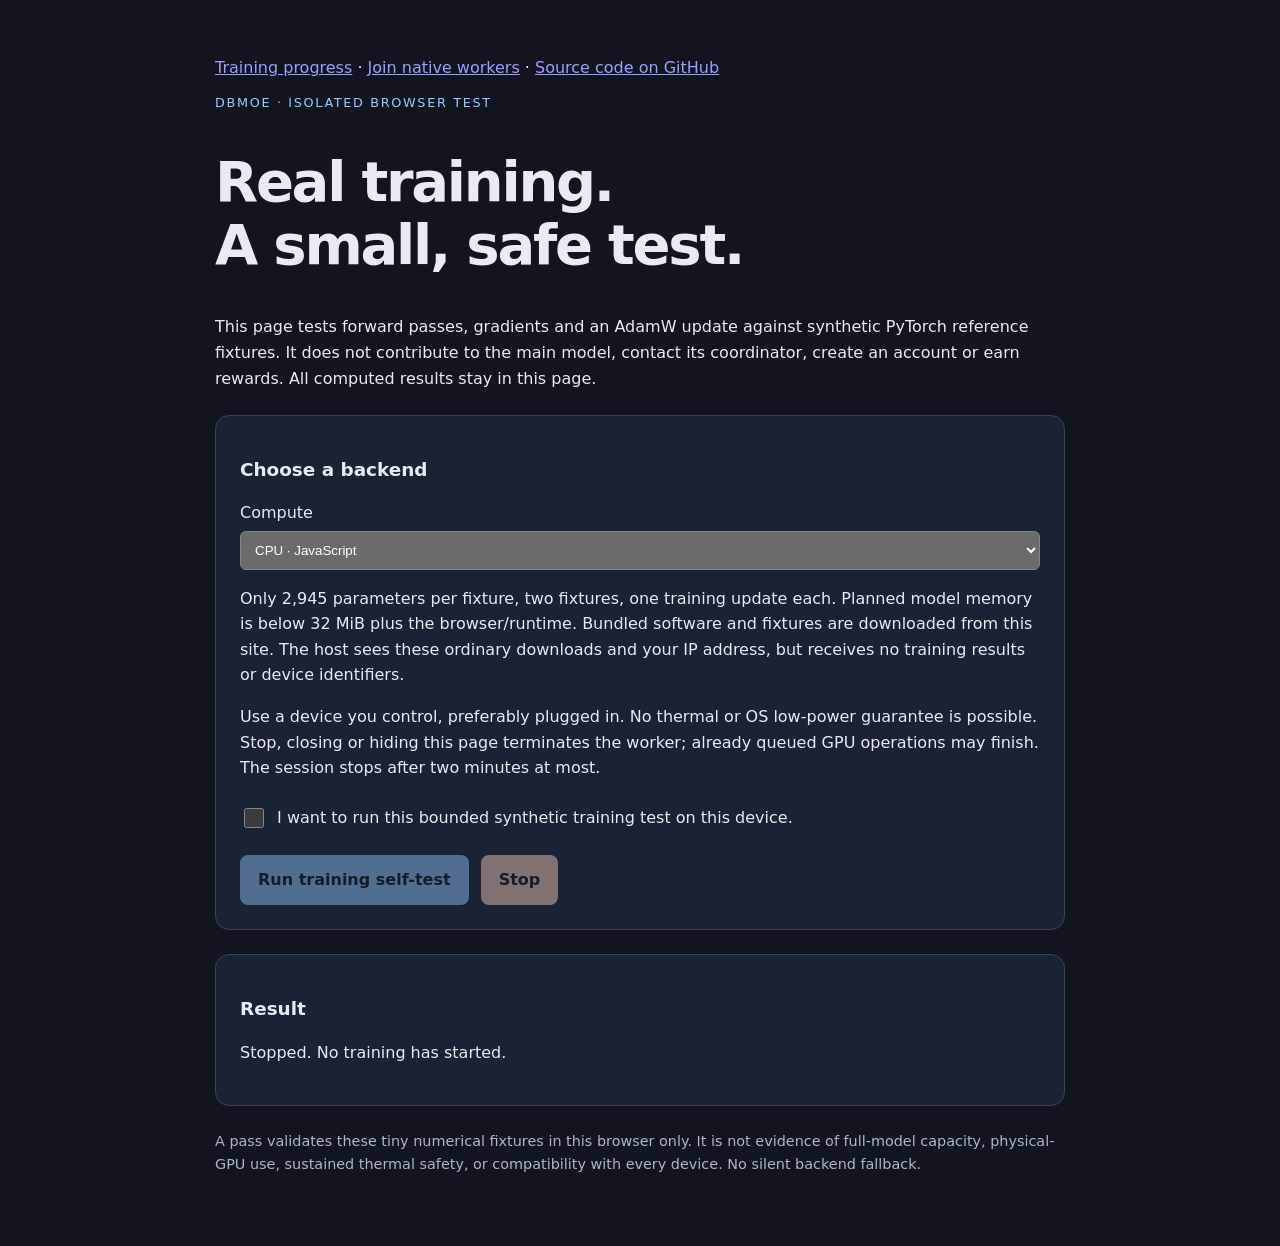
<file: web/browser-selftest/index.html>
<!doctype html><html lang="en"><meta charset="utf-8"><meta name="viewport" content="width=device-width,initial-scale=1"><meta name="robots" content="noindex,nofollow"><meta http-equiv="Content-Security-Policy" content="default-src 'self'; script-src 'self' 'wasm-unsafe-eval'; style-src 'self'; connect-src 'self'; worker-src 'self'; object-src 'none'; base-uri 'none'"><title>DBMoE browser training self-test</title><link rel="stylesheet" href="style.css"><main>
<nav aria-label="DBMoE pages"><a href="https://codex.opentransformers.online/dbmoe/progress">Training progress</a> · <a href="https://codex.opentransformers.online/dbmoe/">Join native workers</a> · <a href="https://github.com/Marxist-Leninist/dbmoe">Source code on GitHub</a></nav><p class="eyebrow">DBMoE · isolated browser test</p><h1>Real training.<br>A small, safe test.</h1>
<p>This page tests forward passes, gradients and an AdamW update against synthetic PyTorch reference fixtures. It does not contribute to the main model, contact its coordinator, create an account or earn rewards. All computed results stay in this page.</p>
<section><h2>Choose a backend</h2><label>Compute<select id="backend"><option value="cpu">CPU · JavaScript</option><option value="wasm">CPU · single-threaded WebAssembly</option><option value="webgpu">GPU · WebGPU (experimental)</option></select></label>
<p>Only 2,945 parameters per fixture, two fixtures, one training update each. Planned model memory is below 32 MiB plus the browser/runtime. Bundled software and fixtures are downloaded from this site. The host sees these ordinary downloads and your IP address, but receives no training results or device identifiers.</p>
<p>Use a device you control, preferably plugged in. No thermal or OS low-power guarantee is possible. Stop, closing or hiding this page terminates the worker; already queued GPU operations may finish. The session stops after two minutes at most.</p>
<label class="consent"><input type="checkbox" id="consent"> I want to run this bounded synthetic training test on this device.</label>
<div class="actions"><button id="start" disabled>Run training self-test</button><button id="stop" disabled>Stop</button></div></section>
<section aria-live="polite"><h2>Result</h2><p id="status">Stopped. No training has started.</p><pre id="results"></pre></section>
<p class="foot">A pass validates these tiny numerical fixtures in this browser only. It is not evidence of full-model capacity, physical-GPU use, sustained thermal safety, or compatibility with every device. No silent backend fallback.</p>
</main><script type="module" src="selftest.js"></script></html>
</file>
<file: web/browser-selftest/style.css>
:root{font:16px/1.6 system-ui,sans-serif;color:#e6ebf4;background:#101520;color-scheme:dark}body{margin:0}main{max-width:850px;padding:55px 22px;margin:auto}h1{font-size:clamp(2rem,6vw,3.5rem);line-height:1.12;letter-spacing:-.04em}h2{font-size:1.15rem}.eyebrow{color:#98caff;text-transform:uppercase;letter-spacing:.13em;font-size:.8rem}section{background:#192334;border:1px solid #344357;border-radius:14px;padding:24px;margin:24px 0}.controls{display:grid;grid-template-columns:1fr 1fr;gap:18px}label{display:block}select{display:block;width:100%;padding:10px;margin-top:5px;border-radius:6px}.consent{margin:24px 0}.consent input{width:20px;height:20px;vertical-align:middle;margin-right:8px}button{padding:12px 18px;border:0;border-radius:8px;font:inherit;font-weight:600;cursor:pointer;background:#94caff;color:#101520}button:disabled{opacity:.45;cursor:default}#stop{background:#ffd1bc}.actions{display:flex;gap:12px;flex-wrap:wrap}progress{width:100%}pre{white-space:pre-wrap}.foot{color:#aab7c9;font-size:.9rem}@media(max-width:550px){.controls{grid-template-columns:1fr}section{padding:18px}}
</file>
